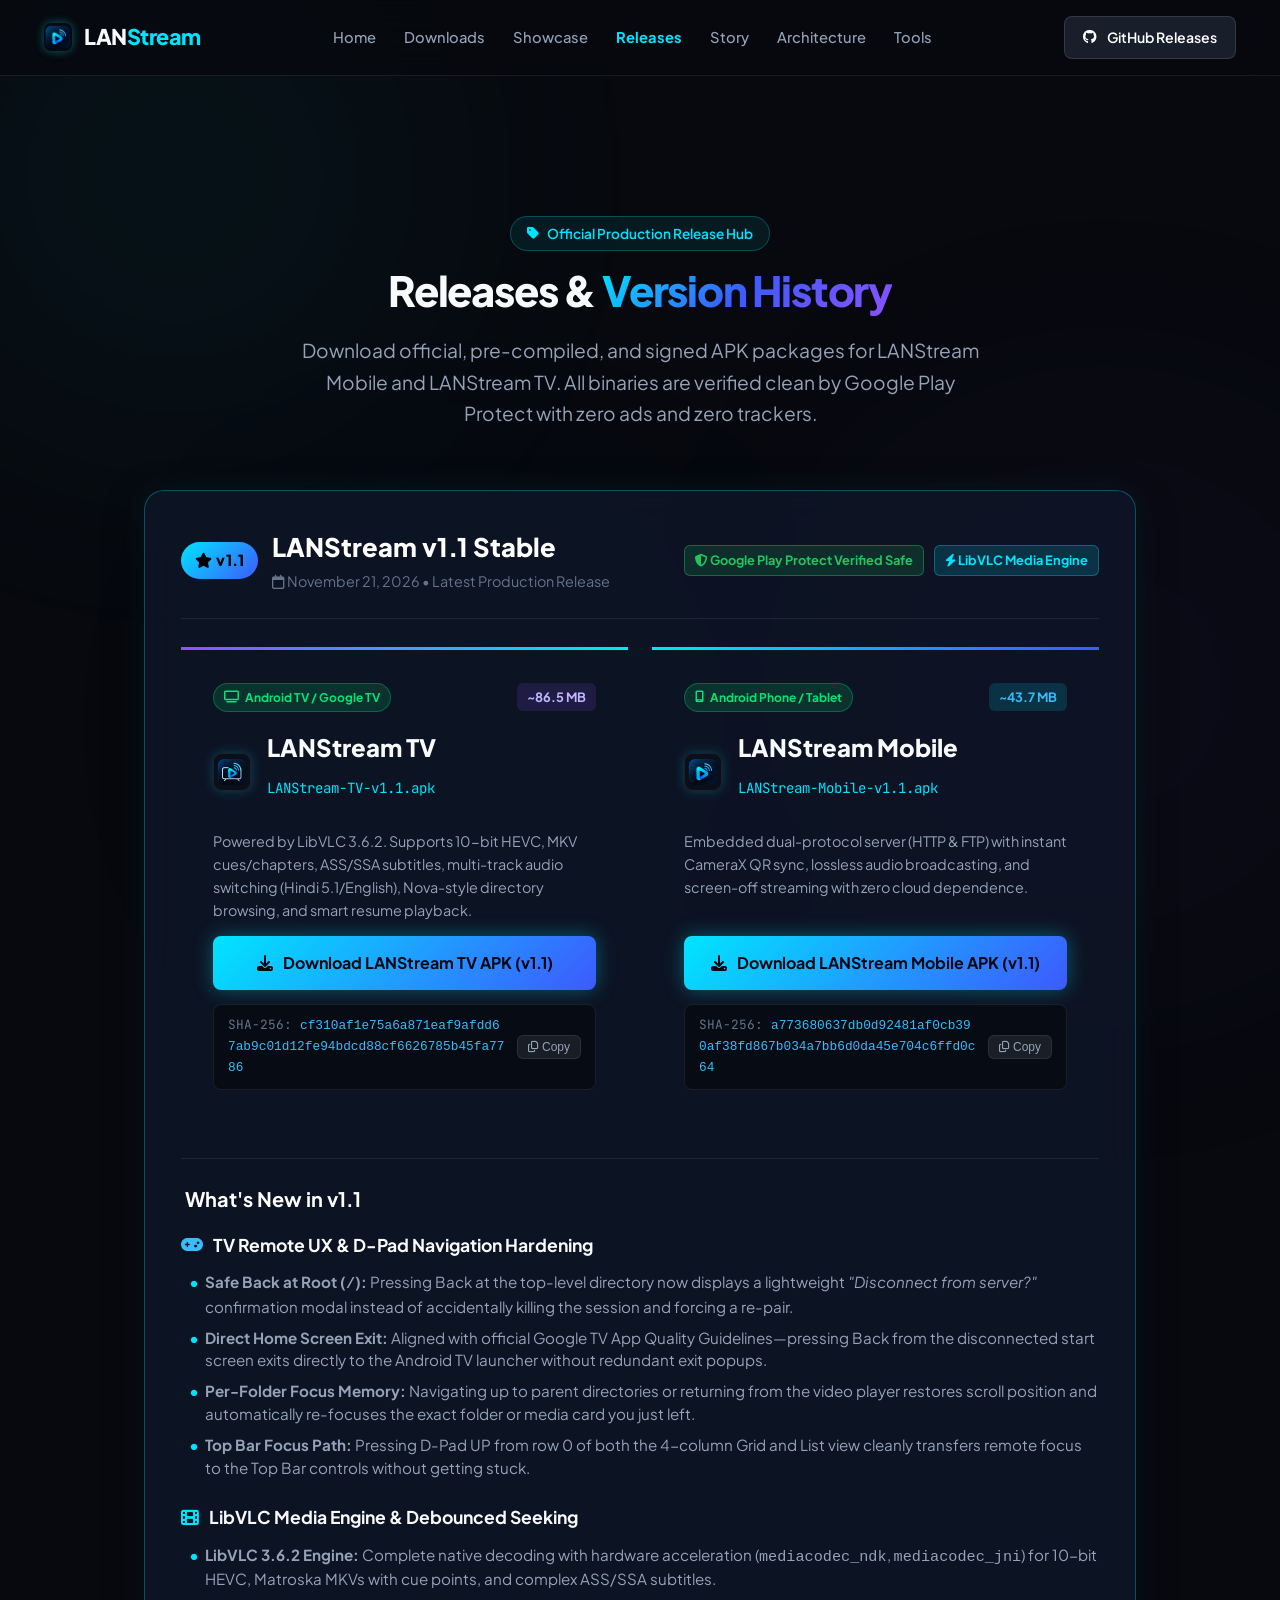
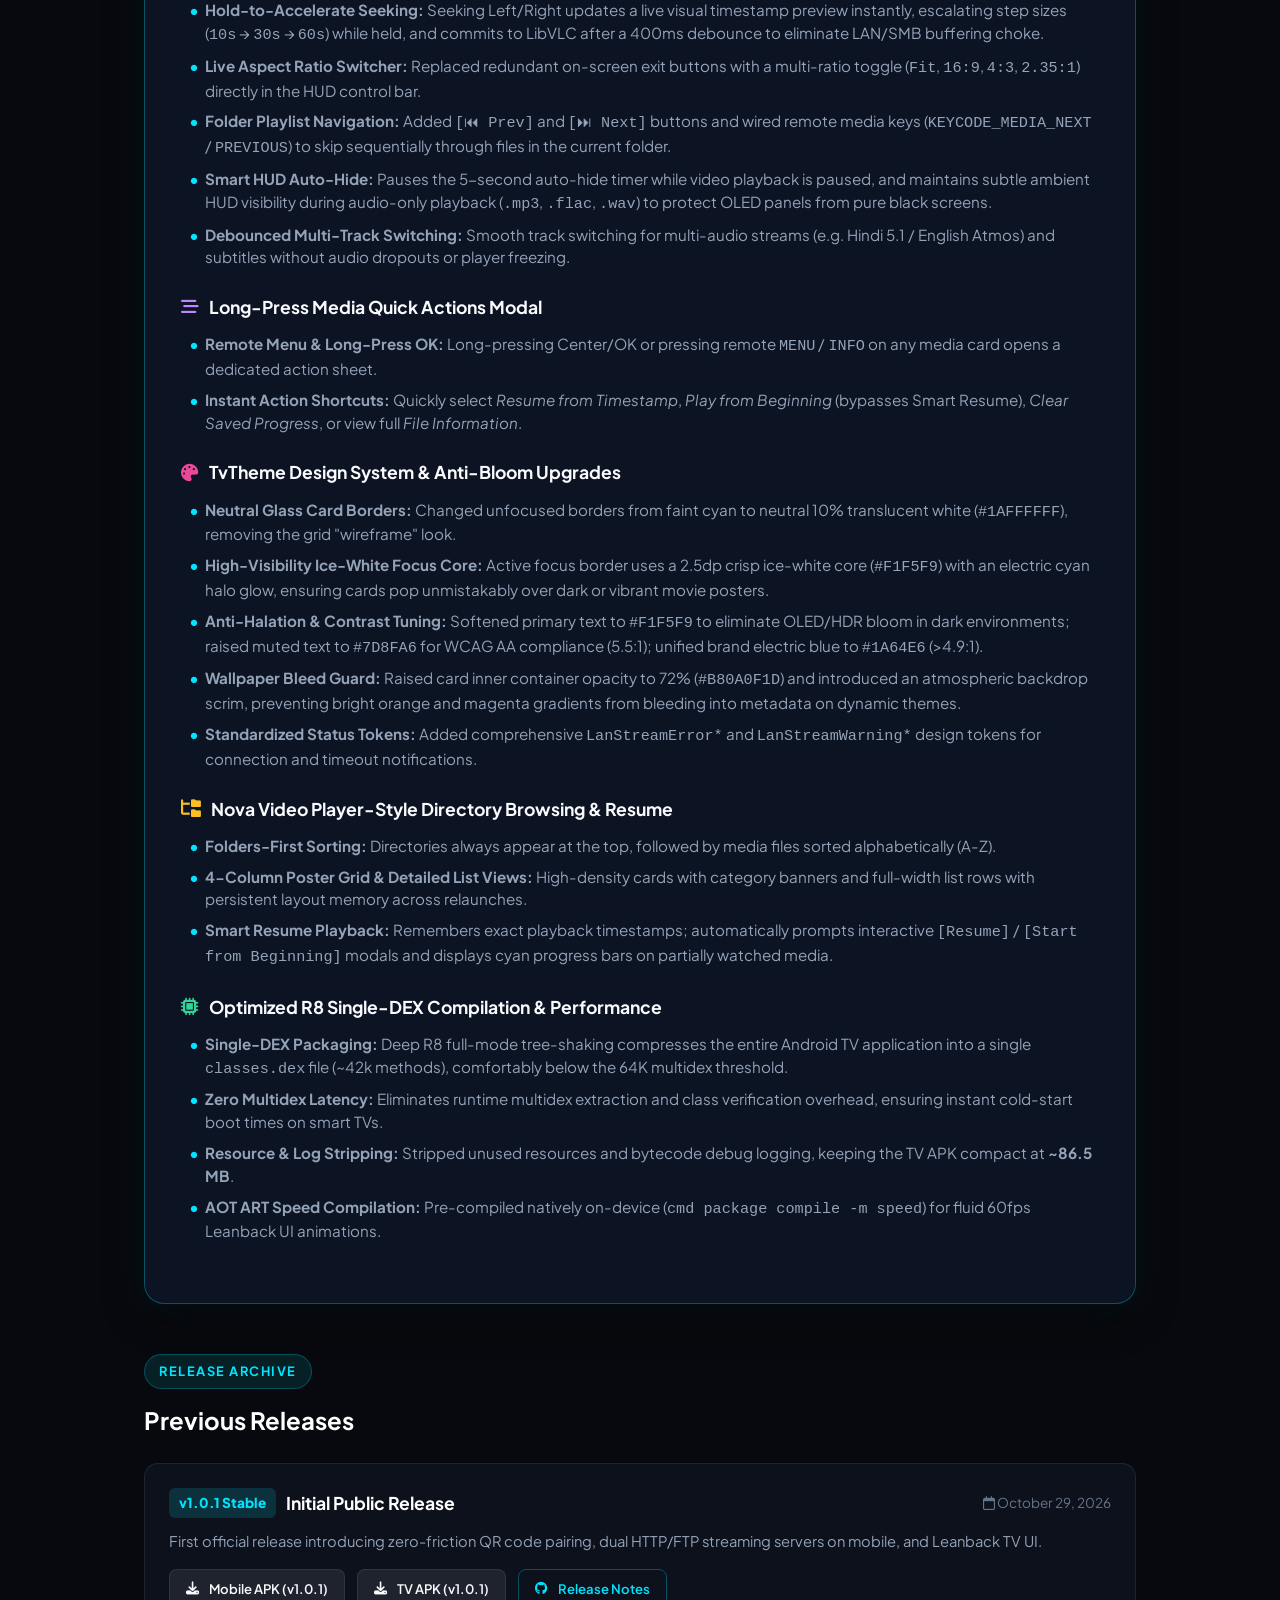
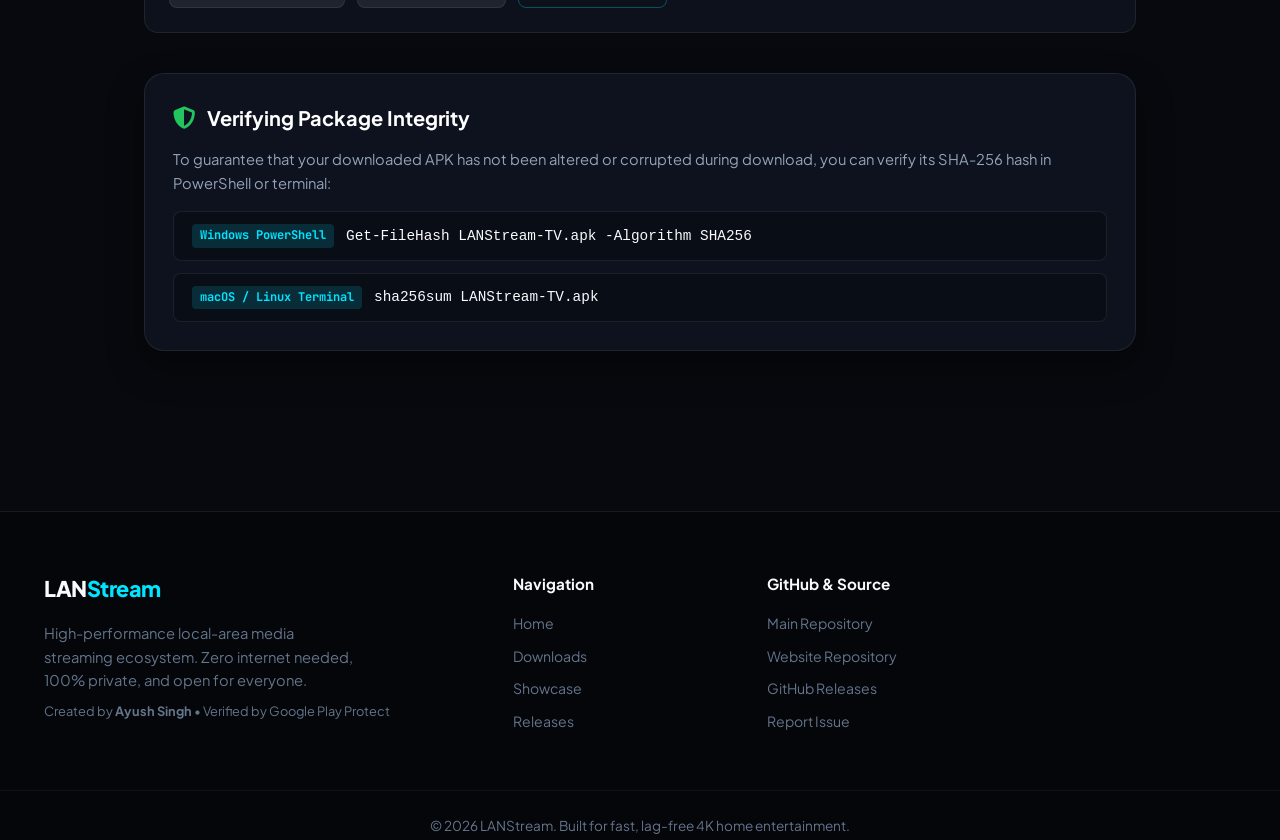
<file: releases.html>
<!DOCTYPE html>
<html lang="en">
<head>
    <meta charset="UTF-8">
    <meta name="viewport" content="width=device-width, initial-scale=1.0">
    <title>Releases &amp; Changelog — LANStream Mobile &amp; TV</title>
    <meta name="description" content="Download official signed APK releases of LANStream Mobile and LANStream TV. View release notes, changelogs, SHA-256 checksums, and sideloading instructions.">
    <meta http-equiv="Cache-Control" content="no-cache, no-store, must-revalidate">
    <meta http-equiv="Pragma" content="no-cache">
    <meta http-equiv="Expires" content="0">
    
    <!-- Google Fonts -->
    <link rel="preconnect" href="https://fonts.googleapis.com">
    <link rel="preconnect" href="https://fonts.gstatic.com" crossorigin>
    <link href="https://fonts.googleapis.com/css2?family=Plus+Jakarta+Sans:wght@300;400;500;600;700;800&family=JetBrains+Mono:wght@400;500;700&display=swap" rel="stylesheet">
    
    <!-- FontAwesome Icons -->
    <link rel="stylesheet" href="https://cdnjs.cloudflare.com/ajax/libs/font-awesome/6.5.1/css/all.min.css">
    
    <!-- Favicon -->
    <link rel="icon" type="image/png" href="assets/mobile_logo.png">
    
    <link rel="stylesheet" href="styles.css?v=1.1.0">
    <style>
        .release-hero {
            padding: 140px 0 60px;
            text-align: center;
        }
        .release-card-featured {
            background: rgba(15, 23, 42, 0.75);
            border: 1px solid rgba(0, 229, 255, 0.3);
            border-radius: var(--radius-lg);
            padding: 36px;
            margin-bottom: 48px;
            position: relative;
            box-shadow: 0 12px 40px rgba(0, 0, 0, 0.4), 0 0 30px rgba(0, 229, 255, 0.08);
        }
        .release-header-row {
            display: flex;
            align-items: center;
            justify-content: space-between;
            flex-wrap: wrap;
            gap: 16px;
            padding-bottom: 24px;
            border-bottom: 1px solid var(--border-color);
            margin-bottom: 28px;
        }
        .release-title-group {
            display: flex;
            align-items: center;
            gap: 14px;
        }
        .release-version-pill {
            background: linear-gradient(135deg, #00e5ff, #3d5afe);
            color: #000;
            font-weight: 800;
            padding: 6px 14px;
            border-radius: var(--radius-full);
            font-size: 0.95rem;
            letter-spacing: 0.5px;
        }
        .release-date {
            color: var(--text-muted);
            font-size: 0.9rem;
        }
        .changelog-section {
            margin-top: 32px;
            padding-top: 24px;
            border-top: 1px solid var(--border-color);
        }
        .changelog-category {
            margin-bottom: 24px;
        }
        .changelog-category h4 {
            color: var(--text-primary);
            font-size: 1.1rem;
            display: flex;
            align-items: center;
            gap: 10px;
            margin-bottom: 12px;
        }
        .changelog-list {
            list-style: none;
            padding-left: 0;
        }
        .changelog-list li {
            position: relative;
            padding-left: 24px;
            margin-bottom: 8px;
            color: var(--text-secondary);
            font-size: 0.95rem;
            line-height: 1.5;
        }
        .changelog-list li::before {
            content: "•";
            position: absolute;
            left: 8px;
            color: var(--cyan-accent);
            font-weight: bold;
        }
        .checksum-bar {
            background: rgba(0, 0, 0, 0.4);
            border: 1px solid var(--border-color);
            border-radius: var(--radius-sm);
            padding: 10px 14px;
            display: flex;
            align-items: center;
            justify-content: space-between;
            gap: 12px;
            font-family: var(--font-mono);
            font-size: 0.8rem;
            color: var(--text-muted);
            margin-top: 14px;
            overflow-x: auto;
        }
        .checksum-code {
            color: #38bdf8;
            word-break: break-all;
        }
        .btn-copy-hash {
            background: rgba(255, 255, 255, 0.08);
            border: 1px solid var(--border-color);
            color: var(--text-secondary);
            padding: 4px 10px;
            border-radius: 6px;
            font-size: 0.75rem;
            cursor: pointer;
            transition: var(--transition-fast);
            white-space: nowrap;
        }
        .btn-copy-hash:hover {
            background: var(--cyan-accent);
            color: #000;
        }
        .prev-release-item {
            background: rgba(18, 24, 38, 0.6);
            border: 1px solid var(--border-color);
            border-radius: var(--radius-md);
            padding: 24px;
            margin-bottom: 20px;
            transition: var(--transition-fast);
        }
        .prev-release-item:hover {
            border-color: rgba(255, 255, 255, 0.2);
            background: rgba(24, 32, 50, 0.7);
        }
    </style>
</head>
<body>

    <!-- Ambient Glowing Orbs -->
    <div class="glow-orb orb-1"></div>
    <div class="glow-orb orb-2"></div>
    <div class="glow-orb orb-3"></div>

    <!-- Navigation Bar -->
    <nav class="navbar" id="navbar">
        <div class="nav-container">
            <a href="index.html" class="brand-logo">
                <img src="assets/mobile_logo.png" alt="LANStream Logo" class="brand-logo-img">
                <div class="logo-text">LAN<span>Stream</span></div>
            </a>
            
            <ul class="nav-links" id="navLinks">
                <li><a href="index.html">Home</a></li>
                <li><a href="index.html#downloads">Downloads</a></li>
                <li><a href="index.html#showcase">Showcase</a></li>
                <li><a href="releases.html" style="color: var(--cyan-accent); font-weight: 700;">Releases</a></li>
                <li><a href="index.html#story">Story</a></li>
                <li><a href="index.html#architecture">Architecture</a></li>
                <li><a href="index.html#tools">Tools</a></li>
            </ul>

            <div class="nav-actions">
                <a href="https://github.com/ayush2live/LANStream-Website/releases" class="btn btn-github" target="_blank">
                    <i class="fa-brands fa-github"></i>
                    <span>GitHub Releases</span>
                </a>
            </div>
        </div>
    </nav>

    <!-- Release Hero -->
    <header class="release-hero">
        <div class="container">
            <div class="hero-badge" style="display: inline-flex; align-items: center; gap: 8px; padding: 6px 16px; margin-bottom: 16px;">
                <i class="fa-solid fa-tag" style="color: var(--cyan-accent);"></i>
                <span style="font-weight: 600; font-size: 0.85rem;">Official Production Release Hub</span>
            </div>
            <h1 class="hero-title" style="font-size: 2.6rem;">
                Releases &amp; <span class="gradient-text">Version History</span>
            </h1>
            <p class="hero-subtitle" style="max-width: 680px; margin: 12px auto 0;">
                Download official, pre-compiled, and signed APK packages for LANStream Mobile and LANStream TV. All binaries are verified clean by Google Play Protect with zero ads and zero trackers.
            </p>
        </div>
    </header>

    <!-- Main Content Container -->
    <main class="container" style="max-width: 1040px; padding-bottom: 100px;">

        <!-- FEATURED LATEST RELEASE: v1.1 -->
        <article class="release-card-featured glass-panel">
            <div class="release-header-row">
                <div class="release-title-group">
                    <span class="release-version-pill"><i class="fa-solid fa-star"></i> v1.1</span>
                    <div>
                        <h2 style="font-size: 1.6rem; font-weight: 800; color: #fff;">LANStream v1.1 Stable</h2>
                        <span class="release-date"><i class="fa-regular fa-calendar"></i> November 21, 2026 • Latest Production Release</span>
                    </div>
                </div>
                <div style="display: flex; gap: 10px; align-items: center; flex-wrap: wrap;">
                    <span class="badge" style="background: rgba(34, 197, 94, 0.15); color: #22c55e; border: 1px solid rgba(34, 197, 94, 0.4);">
                        <i class="fa-solid fa-shield-halved"></i> Google Play Protect Verified Safe
                    </span>
                    <span class="badge" style="background: rgba(0, 229, 255, 0.15); color: #00e5ff; border: 1px solid rgba(0, 229, 255, 0.3);">
                        <i class="fa-solid fa-bolt"></i> LibVLC Media Engine
                    </span>
                </div>
            </div>

            <!-- APK Downloads Grid for v1.1 -->
            <div class="grid grid-2" style="margin-bottom: 28px;">
                <!-- TV APK Card -->
                <div class="download-card tv-card" style="margin-bottom: 0;">
                    <div class="download-badge-row">
                        <span class="release-tag"><i class="fa-solid fa-tv"></i> Android TV / Google TV</span>
                        <span class="badge" style="background: rgba(140, 82, 255, 0.15); color: #c4b5fd;">~86.5 MB</span>
                    </div>
                    <div class="download-card-title-row">
                        <img src="assets/tv_logo.png" alt="LANStream TV Logo" class="app-card-logo">
                        <div>
                            <h3>LANStream TV</h3>
                            <span class="file-name">LANStream-TV-v1.1.apk</span>
                        </div>
                    </div>
                    <p style="font-size: 0.9rem; margin-bottom: 14px;">
                        Powered by LibVLC 3.6.2. Supports 10-bit HEVC, MKV cues/chapters, ASS/SSA subtitles, multi-track audio switching (Hindi 5.1/English), Nova-style directory browsing, and smart resume playback.
                    </p>
                    <a href="https://github.com/ayush2live/LANStream-Website/releases/download/v1.1/LANStream-TV-v1.1.apk" class="btn-download-apk" target="_blank">
                        <i class="fa-solid fa-download"></i> Download LANStream TV APK (v1.1)
                    </a>
                    <div class="checksum-bar">
                        <span>SHA-256: <code class="checksum-code" id="tvSha">cf310af1e75a6a871eaf9afdd67ab9c01d12fe94bdcd88cf6626785b45fa7786</code></span>
                        <button class="btn-copy-hash" onclick="copyHash('tvSha', this)"><i class="fa-regular fa-copy"></i> Copy</button>
                    </div>
                </div>

                <!-- Mobile APK Card -->
                <div class="download-card" style="margin-bottom: 0;">
                    <div class="download-badge-row">
                        <span class="release-tag"><i class="fa-solid fa-mobile-screen"></i> Android Phone / Tablet</span>
                        <span class="badge" style="background: rgba(0, 229, 255, 0.15); color: #38bdf8;">~43.7 MB</span>
                    </div>
                    <div class="download-card-title-row">
                        <img src="assets/mobile_logo.png" alt="LANStream Mobile Logo" class="app-card-logo">
                        <div>
                            <h3>LANStream Mobile</h3>
                            <span class="file-name">LANStream-Mobile-v1.1.apk</span>
                        </div>
                    </div>
                    <p style="font-size: 0.9rem; margin-bottom: 14px;">
                        Embedded dual-protocol server (HTTP &amp; FTP) with instant CameraX QR sync, lossless audio broadcasting, and screen-off streaming with zero cloud dependence.
                    </p>
                    <a href="https://github.com/ayush2live/LANStream-Website/releases/download/v1.1/LANStream-Mobile-v1.1.apk" class="btn-download-apk" target="_blank">
                        <i class="fa-solid fa-download"></i> Download LANStream Mobile APK (v1.1)
                    </a>
                    <div class="checksum-bar">
                        <span>SHA-256: <code class="checksum-code" id="mobileSha">a773680637db0d92481af0cb390af38fd867b034a7bb6d0da45e704c6ffd0c64</code></span>
                        <button class="btn-copy-hash" onclick="copyHash('mobileSha', this)"><i class="fa-regular fa-copy"></i> Copy</button>
                    </div>
                </div>
            </div>

            <!-- v1.1 Changelog Highlights -->
            <div class="changelog-section">
                <h3 style="font-size: 1.25rem; font-weight: 700; color: #fff; margin-bottom: 16px;">
                    <i class="fa-solid fa-sparkles" style="color: #fbbf24;"></i> What's New in v1.1
                </h3>

                <!-- Category 1: Navigation & D-Pad Logic -->
                <div class="changelog-category">
                    <h4><i class="fa-solid fa-gamepad" style="color: #38bdf8;"></i> TV Remote UX &amp; D-Pad Navigation Hardening</h4>
                    <ul class="changelog-list">
                        <li><strong>Safe Back at Root (<code>/</code>):</strong> Pressing Back at the top-level directory now displays a lightweight <em>"Disconnect from server?"</em> confirmation modal instead of accidentally killing the session and forcing a re-pair.</li>
                        <li><strong>Direct Home Screen Exit:</strong> Aligned with official Google TV App Quality Guidelines—pressing Back from the disconnected start screen exits directly to the Android TV launcher without redundant exit popups.</li>
                        <li><strong>Per-Folder Focus Memory:</strong> Navigating up to parent directories or returning from the video player restores scroll position and automatically re-focuses the exact folder or media card you just left.</li>
                        <li><strong>Top Bar Focus Path:</strong> Pressing D-Pad UP from row 0 of both the 4-column Grid and List view cleanly transfers remote focus to the Top Bar controls without getting stuck.</li>
                    </ul>
                </div>

                <!-- Category 2: Playback Engine & Seeking -->
                <div class="changelog-category">
                    <h4><i class="fa-solid fa-film" style="color: #00e5ff;"></i> LibVLC Media Engine &amp; Debounced Seeking</h4>
                    <ul class="changelog-list">
                        <li><strong>LibVLC 3.6.2 Engine:</strong> Complete native decoding with hardware acceleration (<code>mediacodec_ndk</code>, <code>mediacodec_jni</code>) for 10-bit HEVC, Matroska MKVs with cue points, and complex ASS/SSA subtitles.</li>
                        <li><strong>Hold-to-Accelerate Seeking:</strong> Seeking Left/Right updates a live visual timestamp preview instantly, escalating step sizes (<code>10s</code> &rarr; <code>30s</code> &rarr; <code>60s</code>) while held, and commits to LibVLC after a 400ms debounce to eliminate LAN/SMB buffering choke.</li>
                        <li><strong>Live Aspect Ratio Switcher:</strong> Replaced redundant on-screen exit buttons with a multi-ratio toggle (<code>Fit</code>, <code>16:9</code>, <code>4:3</code>, <code>2.35:1</code>) directly in the HUD control bar.</li>
                        <li><strong>Folder Playlist Navigation:</strong> Added <code>[⏮ Prev]</code> and <code>[⏭ Next]</code> buttons and wired remote media keys (<code>KEYCODE_MEDIA_NEXT</code> / <code>PREVIOUS</code>) to skip sequentially through files in the current folder.</li>
                        <li><strong>Smart HUD Auto-Hide:</strong> Pauses the 5-second auto-hide timer while video playback is paused, and maintains subtle ambient HUD visibility during audio-only playback (<code>.mp3</code>, <code>.flac</code>, <code>.wav</code>) to protect OLED panels from pure black screens.</li>
                        <li><strong>Debounced Multi-Track Switching:</strong> Smooth track switching for multi-audio streams (e.g. Hindi 5.1 / English Atmos) and subtitles without audio dropouts or player freezing.</li>
                    </ul>
                </div>

                <!-- Category 3: Media Quick Actions -->
                <div class="changelog-category">
                    <h4><i class="fa-solid fa-bars-staggered" style="color: #c084fc;"></i> Long-Press Media Quick Actions Modal</h4>
                    <ul class="changelog-list">
                        <li><strong>Remote Menu &amp; Long-Press OK:</strong> Long-pressing Center/OK or pressing remote <code>MENU</code> / <code>INFO</code> on any media card opens a dedicated action sheet.</li>
                        <li><strong>Instant Action Shortcuts:</strong> Quickly select <em>Resume from Timestamp</em>, <em>Play from Beginning</em> (bypasses Smart Resume), <em>Clear Saved Progress</em>, or view full <em>File Information</em>.</li>
                    </ul>
                </div>

                <!-- Category 4: Design System -->
                <div class="changelog-category">
                    <h4><i class="fa-solid fa-palette" style="color: #ec4899;"></i> TvTheme Design System &amp; Anti-Bloom Upgrades</h4>
                    <ul class="changelog-list">
                        <li><strong>Neutral Glass Card Borders:</strong> Changed unfocused borders from faint cyan to neutral 10% translucent white (<code>#1AFFFFFF</code>), removing the grid "wireframe" look.</li>
                        <li><strong>High-Visibility Ice-White Focus Core:</strong> Active focus border uses a 2.5dp crisp ice-white core (<code>#F1F5F9</code>) with an electric cyan halo glow, ensuring cards pop unmistakably over dark or vibrant movie posters.</li>
                        <li><strong>Anti-Halation &amp; Contrast Tuning:</strong> Softened primary text to <code>#F1F5F9</code> to eliminate OLED/HDR bloom in dark environments; raised muted text to <code>#7D8FA6</code> for WCAG AA compliance (5.5:1); unified brand electric blue to <code>#1A64E6</code> (&gt;4.9:1).</li>
                        <li><strong>Wallpaper Bleed Guard:</strong> Raised card inner container opacity to 72% (<code>#B80A0F1D</code>) and introduced an atmospheric backdrop scrim, preventing bright orange and magenta gradients from bleeding into metadata on dynamic themes.</li>
                        <li><strong>Standardized Status Tokens:</strong> Added comprehensive <code>LanStreamError*</code> and <code>LanStreamWarning*</code> design tokens for connection and timeout notifications.</li>
                    </ul>
                </div>

                <!-- Category 5: Nova Browsing & Resume -->
                <div class="changelog-category">
                    <h4><i class="fa-solid fa-folder-tree" style="color: #fbbf24;"></i> Nova Video Player-Style Directory Browsing &amp; Resume</h4>
                    <ul class="changelog-list">
                        <li><strong>Folders-First Sorting:</strong> Directories always appear at the top, followed by media files sorted alphabetically (A-Z).</li>
                        <li><strong>4-Column Poster Grid &amp; Detailed List Views:</strong> High-density cards with category banners and full-width list rows with persistent layout memory across relaunches.</li>
                        <li><strong>Smart Resume Playback:</strong> Remembers exact playback timestamps; automatically prompts interactive <code>[Resume]</code> / <code>[Start from Beginning]</code> modals and displays cyan progress bars on partially watched media.</li>
                    </ul>
                </div>

                <!-- Category 6: R8 Performance -->
                <div class="changelog-category">
                    <h4><i class="fa-solid fa-microchip" style="color: #34d399;"></i> Optimized R8 Single-DEX Compilation &amp; Performance</h4>
                    <ul class="changelog-list">
                        <li><strong>Single-DEX Packaging:</strong> Deep R8 full-mode tree-shaking compresses the entire Android TV application into a single <code>classes.dex</code> file (~42k methods), comfortably below the 64K multidex threshold.</li>
                        <li><strong>Zero Multidex Latency:</strong> Eliminates runtime multidex extraction and class verification overhead, ensuring instant cold-start boot times on smart TVs.</li>
                        <li><strong>Resource &amp; Log Stripping:</strong> Stripped unused resources and bytecode debug logging, keeping the TV APK compact at <strong>~86.5 MB</strong>.</li>
                        <li><strong>AOT ART Speed Compilation:</strong> Pre-compiled natively on-device (<code>cmd package compile -m speed</code>) for fluid 60fps Leanback UI animations.</li>
                    </ul>
                </div>
            </div>
        </article>

        <!-- PREVIOUS RELEASES ARCHIVE -->
        <section style="margin-top: 50px;">
            <div style="margin-bottom: 24px;">
                <span class="section-tag">Release Archive</span>
                <h3 style="font-size: 1.5rem; font-weight: 700; color: #fff;">Previous Releases</h3>
            </div>

            <!-- v1.0.1 Stable -->
            <div class="prev-release-item">
                <div style="display: flex; justify-content: space-between; align-items: center; flex-wrap: wrap; gap: 12px; margin-bottom: 12px;">
                    <div style="display: flex; align-items: center; gap: 10px;">
                        <span class="badge blue" style="font-weight: 800; font-size: 0.85rem;">v1.0.1 Stable</span>
                        <strong style="color: #fff; font-size: 1.1rem;">Initial Public Release</strong>
                    </div>
                    <span style="color: var(--text-muted); font-size: 0.85rem;"><i class="fa-regular fa-calendar"></i> October 29, 2026</span>
                </div>
                <p style="color: var(--text-secondary); font-size: 0.92rem; margin-bottom: 16px;">
                    First official release introducing zero-friction QR code pairing, dual HTTP/FTP streaming servers on mobile, and Leanback TV UI.
                </p>
                <div style="display: flex; gap: 12px; flex-wrap: wrap;">
                    <a href="https://github.com/ayush2live/LANStream-Website/releases/download/v1.0.1/LANStream-Mobile.apk" class="btn btn-secondary" style="font-size: 0.82rem; padding: 8px 16px;" target="_blank">
                        <i class="fa-solid fa-download"></i> Mobile APK (v1.0.1)
                    </a>
                    <a href="https://github.com/ayush2live/LANStream-Website/releases/download/v1.0.1/LANStream-TV.apk" class="btn btn-secondary" style="font-size: 0.82rem; padding: 8px 16px;" target="_blank">
                        <i class="fa-solid fa-download"></i> TV APK (v1.0.1)
                    </a>
                    <a href="https://github.com/ayush2live/LANStream-Website/releases/tag/v1.0.1" class="btn btn-outline" style="font-size: 0.82rem; padding: 8px 16px;" target="_blank">
                        <i class="fa-brands fa-github"></i> Release Notes
                    </a>
                </div>
            </div>
        </section>

        <!-- SECURITY & INTEGRITY INSTRUCTIONS -->
        <section class="glass-panel" style="margin-top: 40px; padding: 28px; border-radius: var(--radius-lg);">
            <div style="display: flex; align-items: center; gap: 12px; margin-bottom: 14px;">
                <i class="fa-solid fa-shield-halved" style="color: #22c55e; font-size: 1.4rem;"></i>
                <h3 style="font-size: 1.25rem; font-weight: 700; color: #fff;">Verifying Package Integrity</h3>
            </div>
            <p style="color: var(--text-secondary); font-size: 0.92rem; margin-bottom: 16px;">
                To guarantee that your downloaded APK has not been altered or corrupted during download, you can verify its SHA-256 hash in PowerShell or terminal:
            </p>
            <div class="code-box" style="margin-bottom: 12px;">
                <span class="code-tag">Windows PowerShell</span>
                <code>Get-FileHash LANStream-TV.apk -Algorithm SHA256</code>
            </div>
            <div class="code-box">
                <span class="code-tag">macOS / Linux Terminal</span>
                <code>sha256sum LANStream-TV.apk</code>
            </div>
        </section>

    </main>

    <!-- Footer -->
    <footer class="footer">
        <div class="container footer-content">
            <div class="footer-brand">
                <div class="logo-text">LAN<span>Stream</span></div>
                <p>High-performance local-area media streaming ecosystem. Zero internet needed, 100% private, and open for everyone.</p>
                <span style="font-size: 0.8rem; color: var(--text-muted); display: block; margin-top: 8px;">
                    Created by <strong>Ayush Singh</strong> • Verified by Google Play Protect
                </span>
            </div>

            <div class="footer-links">
                <h4>Navigation</h4>
                <a href="index.html">Home</a>
                <a href="index.html#downloads">Downloads</a>
                <a href="index.html#showcase">Showcase</a>
                <a href="releases.html">Releases</a>
            </div>

            <div class="footer-links">
                <h4>GitHub &amp; Source</h4>
                <a href="https://github.com/ayush2live/LANStream" target="_blank">Main Repository</a>
                <a href="https://github.com/ayush2live/LANStream-Website" target="_blank">Website Repository</a>
                <a href="https://github.com/ayush2live/LANStream-Website/releases" target="_blank">GitHub Releases</a>
                <a href="https://github.com/ayush2live/LANStream-Website/issues" target="_blank">Report Issue</a>
            </div>
        </div>
        <div class="footer-bottom text-center">
            <p>&copy; 2026 LANStream. Built for fast, lag-free 4K home entertainment.</p>
        </div>
    </footer>

    <!-- Interactive Script for Copy Buttons -->
    <script>
        function copyHash(elementId, btn) {
            const code = document.getElementById(elementId).innerText;
            navigator.clipboard.writeText(code).then(() => {
                const originalText = btn.innerHTML;
                btn.innerHTML = '<i class="fa-solid fa-check" style="color: #22c55e;"></i> Copied!';
                setTimeout(() => {
                    btn.innerHTML = originalText;
                }, 2000);
            });
        }
    </script>
</body>
</html>
</file>
<file: styles.css>
/* ==========================================================================
   LANStream (STREAMER) — Modern Dark Cyberpunk & Glassmorphic Stylesheet
   ========================================================================== */

:root {
    --bg-dark: #07090e;
    --bg-card: rgba(18, 24, 38, 0.7);
    --bg-card-hover: rgba(28, 38, 58, 0.85);
    --bg-glass: rgba(15, 23, 42, 0.65);
    
    --border-color: rgba(255, 255, 255, 0.08);
    --border-glow: rgba(0, 229, 255, 0.3);
    
    --text-primary: #f8fafc;
    --text-secondary: #94a3b8;
    --text-muted: #64748b;
    
    --cyan-accent: #00e5ff;
    --cyan-glow: rgba(0, 229, 255, 0.4);
    --blue-accent: #3d5afe;
    --purple-accent: #8c52ff;
    --green-accent: #00e676;
    --amber-accent: #ffab00;
    --red-accent: #ff5252;
    
    --font-sans: 'Plus Jakarta Sans', -apple-system, BlinkMacSystemFont, "Segoe UI", Roboto, sans-serif;
    --font-mono: 'JetBrains Mono', monospace;
    
    --radius-sm: 8px;
    --radius-md: 14px;
    --radius-lg: 20px;
    --radius-full: 9999px;
    
    --transition-fast: 0.2s ease;
    --transition-normal: 0.3s cubic-bezier(0.16, 1, 0.3, 1);
}

/* Base Reset */
*, *::before, *::after {
    margin: 0;
    padding: 0;
    box-sizing: border-box;
}

html {
    scroll-behavior: smooth;
    font-size: 16px;
    scroll-padding-top: 80px;
}

body {
    background-color: var(--bg-dark);
    color: var(--text-primary);
    font-family: var(--font-sans);
    line-height: 1.6;
    overflow-x: hidden;
    position: relative;
    min-height: 100vh;
}

/* Ambient Glowing Background Orbs */
.glow-orb {
    position: fixed;
    border-radius: 50%;
    filter: blur(140px);
    pointer-events: none;
    z-index: 0;
    opacity: 0.45;
}

.orb-1 {
    width: 650px;
    height: 650px;
    background: radial-gradient(circle, rgba(0, 229, 255, 0.25) 0%, transparent 70%);
    top: -150px;
    left: -150px;
}

.orb-2 {
    width: 750px;
    height: 750px;
    background: radial-gradient(circle, rgba(140, 82, 255, 0.2) 0%, transparent 70%);
    top: 35%;
    right: -200px;
}

.orb-3 {
    width: 550px;
    height: 550px;
    background: radial-gradient(circle, rgba(61, 90, 254, 0.2) 0%, transparent 70%);
    bottom: -100px;
    left: 15%;
}

/* Container & Grid Utilities */
.container {
    width: 100%;
    max-width: 1240px;
    margin: 0 auto;
    padding: 0 24px;
    position: relative;
    z-index: 1;
}

.grid {
    display: grid;
    gap: 24px;
}

.grid-2 {
    grid-template-columns: repeat(2, 1fr);
}

.grid-3 {
    grid-template-columns: repeat(3, 1fr);
}

@media (max-width: 992px) {
    .grid-3 { grid-template-columns: repeat(2, 1fr); }
    .grid-2 { grid-template-columns: 1fr; }
}

@media (max-width: 640px) {
    .grid-3 { grid-template-columns: 1fr; }
}

/* Glassmorphism Panel */
.glass-panel {
    background: var(--bg-card);
    backdrop-filter: blur(16px);
    -webkit-backdrop-filter: blur(16px);
    border: 1px solid var(--border-color);
    border-radius: var(--radius-md);
    box-shadow: 0 16px 36px rgba(0, 0, 0, 0.4);
    transition: var(--transition-normal);
}

.glass-panel:hover {
    border-color: rgba(255, 255, 255, 0.16);
    box-shadow: 0 20px 48px rgba(0, 0, 0, 0.5);
}

/* Typography Helpers */
.text-center { text-align: center; }

.gradient-text {
    background: linear-gradient(135deg, #00e5ff 0%, #3d5afe 50%, #8c52ff 100%);
    -webkit-background-clip: text;
    -webkit-text-fill-color: transparent;
}

.section-tag {
    display: inline-block;
    padding: 6px 14px;
    font-size: 0.8rem;
    font-weight: 700;
    text-transform: uppercase;
    letter-spacing: 1.5px;
    color: var(--cyan-accent);
    background: rgba(0, 229, 255, 0.1);
    border: 1px solid rgba(0, 229, 255, 0.25);
    border-radius: var(--radius-full);
    margin-bottom: 12px;
}

.section {
    padding: 90px 0;
    position: relative;
    z-index: 1;
}

.section-header {
    margin-bottom: 50px;
}

.section-header h2 {
    font-size: 2.4rem;
    font-weight: 800;
    letter-spacing: -0.5px;
    margin-bottom: 12px;
}

.section-header p {
    font-size: 1.1rem;
    color: var(--text-secondary);
    max-width: 680px;
    margin: 0 auto;
}

/* Buttons */
.btn {
    display: inline-flex;
    align-items: center;
    justify-content: center;
    gap: 10px;
    padding: 12px 24px;
    font-size: 0.95rem;
    font-weight: 600;
    border-radius: var(--radius-sm);
    text-decoration: none;
    cursor: pointer;
    transition: var(--transition-fast);
    border: none;
}

.btn-primary {
    background: linear-gradient(135deg, var(--cyan-accent), var(--blue-accent));
    color: #030712;
    font-weight: 700;
    box-shadow: 0 0 24px rgba(0, 229, 255, 0.35);
}

.btn-primary:hover {
    transform: translateY(-2px);
    box-shadow: 0 0 32px rgba(0, 229, 255, 0.55);
}

.btn-secondary {
    background: rgba(255, 255, 255, 0.08);
    color: var(--text-primary);
    border: 1px solid var(--border-color);
}

.btn-secondary:hover {
    background: rgba(255, 255, 255, 0.14);
    border-color: rgba(255, 255, 255, 0.2);
}

.btn-outline {
    background: transparent;
    color: var(--cyan-accent);
    border: 1px solid rgba(0, 229, 255, 0.3);
}

.btn-outline:hover {
    background: rgba(0, 229, 255, 0.1);
    border-color: var(--cyan-accent);
}

.btn-github {
    background: #181f2a;
    color: #fff;
    border: 1px solid rgba(255, 255, 255, 0.12);
    padding: 9px 18px;
    font-size: 0.88rem;
}

.btn-github:hover {
    background: #232d3d;
    border-color: var(--cyan-accent);
}

/* Navigation Bar */
.navbar {
    position: sticky;
    top: 0;
    left: 0;
    width: 100%;
    z-index: 1000;
    background: rgba(7, 9, 14, 0.75);
    backdrop-filter: blur(20px);
    -webkit-backdrop-filter: blur(20px);
    border-bottom: 1px solid var(--border-color);
    transition: var(--transition-normal);
}

.nav-container {
    max-width: 1240px;
    margin: 0 auto;
    padding: 16px 24px;
    display: flex;
    align-items: center;
    justify-content: space-between;
}

.brand-logo {
    display: flex;
    align-items: center;
    gap: 12px;
    text-decoration: none;
    color: var(--text-primary);
}

.brand-logo-img {
    width: 28px;
    height: 28px;
    border-radius: 7px;
    object-fit: contain;
    box-shadow: 0 0 10px var(--cyan-glow);
}

.app-card-logo {
    width: 38px;
    height: 38px;
    border-radius: 9px;
    object-fit: contain;
    box-shadow: 0 0 12px rgba(0, 229, 255, 0.25);
    background: rgba(10, 15, 26, 0.8);
    border: 1px solid var(--border-color);
    padding: 2px;
}

.download-card-title-row {
    display: flex;
    align-items: center;
    gap: 16px;
    margin-bottom: 14px;
}

.download-card-title-row h3 {
    margin-bottom: 2px;
}


.logo-icon {
    width: 38px;
    height: 38px;
    background: linear-gradient(135deg, var(--cyan-accent), var(--blue-accent));
    border-radius: 10px;
    display: flex;
    align-items: center;
    justify-content: center;
    color: #030712;
    font-size: 1.1rem;
    box-shadow: 0 0 15px var(--cyan-glow);
}

.logo-text {
    font-size: 1.35rem;
    font-weight: 800;
    letter-spacing: -0.5px;
}

.logo-text span {
    color: var(--cyan-accent);
}

.nav-links {
    display: flex;
    align-items: center;
    gap: 28px;
    list-style: none;
}

.nav-links a {
    text-decoration: none;
    color: var(--text-secondary);
    font-size: 0.92rem;
    font-weight: 500;
    transition: var(--transition-fast);
}

.nav-links a:hover {
    color: var(--cyan-accent);
}

.nav-actions {
    display: flex;
    align-items: center;
    gap: 14px;
}

.mobile-toggle {
    display: none;
    background: transparent;
    border: none;
    color: var(--text-primary);
    font-size: 1.3rem;
    cursor: pointer;
}

@media (max-width: 860px) {
    .nav-links {
        position: fixed;
        top: 70px;
        left: 0;
        width: 100%;
        background: rgba(10, 14, 23, 0.96);
        backdrop-filter: blur(25px);
        flex-direction: column;
        padding: 30px 20px;
        gap: 20px;
        border-bottom: 1px solid var(--border-color);
        transform: translateY(-150%);
        transition: var(--transition-normal);
    }

    .nav-links.open {
        transform: translateY(0);
    }

    .mobile-toggle {
        display: block;
    }
}

/* Hero Section */
.hero {
    padding: 100px 0 60px;
    position: relative;
    z-index: 1;
}

.hero-container {
    max-width: 900px;
    margin: 0 auto;
    text-align: center;
    padding: 0 24px;
}

.hero-badge {
    display: inline-flex;
    align-items: center;
    gap: 8px;
    padding: 8px 18px;
    background: rgba(0, 229, 255, 0.08);
    border: 1px solid rgba(0, 229, 255, 0.25);
    border-radius: var(--radius-full);
    font-size: 0.85rem;
    font-weight: 600;
    color: var(--cyan-accent);
    margin-bottom: 24px;
}

.pulsing-dot {
    width: 8px;
    height: 8px;
    background-color: var(--cyan-accent);
    border-radius: 50%;
    box-shadow: 0 0 10px var(--cyan-accent);
    animation: pulse 2s infinite;
}

@keyframes pulse {
    0% { transform: scale(0.95); opacity: 0.8; }
    50% { transform: scale(1.3); opacity: 1; }
    100% { transform: scale(0.95); opacity: 0.8; }
}

.hero-title {
    font-size: 3.5rem;
    font-weight: 800;
    line-height: 1.15;
    letter-spacing: -1.2px;
    margin-bottom: 20px;
}

@media (max-width: 768px) {
    .hero-title { font-size: 2.3rem; }
}

.hero-subtitle {
    font-size: 1.2rem;
    color: var(--text-secondary);
    line-height: 1.65;
    margin-bottom: 36px;
    max-width: 750px;
    margin-left: auto;
    margin-right: auto;
}

.hero-cta-group {
    display: flex;
    align-items: center;
    justify-content: center;
    gap: 16px;
    flex-wrap: wrap;
    margin-bottom: 60px;
}

/* Stats Bar */
.hero-stats {
    display: grid;
    grid-template-columns: repeat(4, 1fr);
    gap: 16px;
    padding: 24px;
    background: var(--bg-card);
    border: 1px solid var(--border-color);
    border-radius: var(--radius-md);
    backdrop-filter: blur(12px);
}

@media (max-width: 768px) {
    .hero-stats { grid-template-columns: repeat(2, 1fr); }
}

.stat-card {
    text-align: center;
}

.stat-number {
    font-size: 1.7rem;
    font-weight: 800;
    color: var(--cyan-accent);
    margin-bottom: 4px;
}

.stat-label {
    font-size: 0.85rem;
    color: var(--text-muted);
    font-weight: 500;
}

/* Pillars Section */
.feature-card {
    padding: 32px 28px;
    position: relative;
    overflow: hidden;
}

.feature-icon {
    width: 42px;
    height: 42px;
    border-radius: 10px;
    display: flex;
    align-items: center;
    justify-content: center;
    font-size: 1.15rem;
    margin-bottom: 16px;
}

.feature-icon.cyan { background: rgba(0, 229, 255, 0.12); color: var(--cyan-accent); }
.feature-icon.purple { background: rgba(140, 82, 255, 0.12); color: var(--purple-accent); }
.feature-icon.green { background: rgba(0, 230, 118, 0.12); color: var(--green-accent); }
.feature-icon.blue { background: rgba(61, 90, 254, 0.12); color: var(--blue-accent); }
.feature-icon.amber { background: rgba(255, 171, 0, 0.12); color: var(--amber-accent); }
.feature-icon.red { background: rgba(255, 82, 82, 0.12); color: var(--red-accent); }

.feature-card h3 {
    font-size: 1.25rem;
    font-weight: 700;
    margin-bottom: 10px;
}

.feature-card p {
    font-size: 0.95rem;
    color: var(--text-secondary);
    line-height: 1.6;
}

/* Visual Showcase */
.showcase-grid {
    display: grid;
    grid-template-columns: 42% 58%;
    gap: 28px;
    align-items: start;
}

@media (max-width: 992px) {
    .showcase-grid { grid-template-columns: 1fr; }
}

/* Creator Story Section */
.story-card {
    padding: 44px;
    max-width: 860px;
    margin: 0 auto;
    position: relative;
    overflow: hidden;
    border: 1px solid rgba(0, 229, 255, 0.2);
    box-shadow: 0 12px 40px rgba(0, 0, 0, 0.4);
}

.story-card::before {
    content: '';
    position: absolute;
    top: 0;
    left: 0;
    right: 0;
    height: 3px;
    background: linear-gradient(90deg, var(--cyan-accent), var(--purple-accent));
}

.story-header {
    margin-bottom: 24px;
}

.story-header h2 {
    font-size: 1.8rem;
    font-weight: 700;
    margin-top: 8px;
}

.story-lead {
    font-size: 1.12rem;
    line-height: 1.7;
    color: var(--text-primary);
    font-style: italic;
    border-left: 3px solid var(--cyan-accent);
    padding-left: 20px;
    margin-bottom: 20px;
    background: rgba(0, 229, 255, 0.03);
    padding-top: 10px;
    padding-bottom: 10px;
    border-radius: 0 8px 8px 0;
}

.story-content p {
    font-size: 0.98rem;
    color: var(--text-secondary);
    line-height: 1.7;
    margin-bottom: 26px;
}

.story-footer {
    display: flex;
    justify-content: space-between;
    align-items: center;
    flex-wrap: wrap;
    gap: 16px;
    padding-top: 22px;
    border-top: 1px solid var(--border-color);
}

.story-author {
    display: flex;
    align-items: center;
    gap: 14px;
}

.author-avatar {
    width: 52px;
    height: 52px;
    min-width: 52px;
    min-height: 52px;
    border-radius: 50%;
    border: 2px solid var(--cyan-accent);
    box-shadow: 0 0 14px rgba(0, 229, 255, 0.35);
    display: flex;
    align-items: center;
    justify-content: center;
    overflow: hidden;
    flex-shrink: 0;
}

.author-avatar img {
    width: 100%;
    height: 100%;
    max-width: 100%;
    max-height: 100%;
    object-fit: cover;
    border-radius: 50%;
    display: block;
}

.author-name {
    font-size: 1.05rem;
    font-weight: 700;
    color: var(--text-primary);
}

.author-role {
    font-size: 0.85rem;
    color: var(--text-muted);
}

.showcase-item {
    padding: 28px;
    display: flex;
    flex-direction: column;
}

.showcase-header {
    margin-bottom: 20px;
}

.badge-module {
    display: inline-block;
    padding: 4px 10px;
    font-family: var(--font-mono);
    font-size: 0.78rem;
    font-weight: 700;
    background: rgba(61, 90, 254, 0.15);
    border: 1px solid rgba(61, 90, 254, 0.3);
    color: #90caf9;
    border-radius: 6px;
    margin-bottom: 8px;
}

.showcase-header h3 {
    font-size: 1.4rem;
    font-weight: 700;
    margin-bottom: 6px;
}

.showcase-header p {
    font-size: 0.92rem;
    color: var(--text-secondary);
}

.image-wrapper {
    position: relative;
    border-radius: 12px;
    overflow: hidden;
    cursor: pointer;
    background: #030712;
    display: flex;
    align-items: center;
    justify-content: center;
    margin-top: auto;
    border: 1px solid var(--border-color);
}

.image-wrapper img {
    width: 100%;
    height: auto;
    max-height: 520px;
    object-fit: contain;
    display: block;
    transition: var(--transition-normal);
}

.image-wrapper:hover img {
    transform: scale(1.02);
}

.image-overlay {
    position: absolute;
    inset: 0;
    background: rgba(0, 0, 0, 0.45);
    display: flex;
    align-items: center;
    justify-content: center;
    gap: 8px;
    color: #fff;
    font-weight: 600;
    font-size: 0.95rem;
    opacity: 0;
    backdrop-filter: blur(4px);
    transition: var(--transition-fast);
}

.image-wrapper:hover .image-overlay {
    opacity: 1;
}

/* Architecture Section */
.arch-diagram {
    padding: 40px;
}

.arch-cols {
    display: flex;
    align-items: center;
    justify-content: space-between;
    gap: 20px;
    flex-wrap: wrap;
}

.arch-node {
    flex: 1;
    min-width: 220px;
    background: rgba(10, 15, 26, 0.85);
    border: 1px solid var(--border-color);
    border-radius: var(--radius-sm);
    padding: 24px 20px;
}

.arch-node .node-icon {
    font-size: 1.6rem;
    color: var(--cyan-accent);
    margin-bottom: 12px;
}

.arch-node h4 {
    font-size: 1.1rem;
    font-weight: 700;
    margin-bottom: 12px;
    border-bottom: 1px solid var(--border-color);
    padding-bottom: 8px;
}

.arch-node ul {
    list-style: none;
    font-size: 0.88rem;
    color: var(--text-secondary);
}

.arch-node ul li {
    margin-bottom: 8px;
}

.arch-node ul li strong {
    color: var(--text-primary);
}

.arch-pipe {
    flex: 1.2;
    min-width: 220px;
    display: flex;
    flex-direction: column;
    align-items: center;
    gap: 20px;
    text-align: center;
}

.network-badge {
    padding: 14px 24px;
    background: rgba(0, 229, 255, 0.08);
    border: 1px solid rgba(0, 229, 255, 0.25);
    border-radius: var(--radius-md);
    display: flex;
    align-items: center;
    gap: 12px;
    color: var(--cyan-accent);
}

.network-badge i { font-size: 1.5rem; }
.network-badge small { color: var(--text-muted); font-size: 0.78rem; }

.pipe-line {
    width: 100%;
    position: relative;
    padding: 10px 14px;
    background: rgba(255, 255, 255, 0.03);
    border: 1px dashed rgba(255, 255, 255, 0.15);
    border-radius: 6px;
    font-size: 0.8rem;
    color: var(--text-muted);
}

/* Module Tabs */
.module-tabs {
    display: flex;
    justify-content: center;
    gap: 12px;
    margin-bottom: 24px;
    flex-wrap: wrap;
}

.tab-btn {
    padding: 12px 24px;
    background: var(--bg-card);
    border: 1px solid var(--border-color);
    color: var(--text-secondary);
    font-family: var(--font-sans);
    font-size: 0.95rem;
    font-weight: 600;
    border-radius: var(--radius-sm);
    cursor: pointer;
    transition: var(--transition-fast);
    display: flex;
    align-items: center;
    gap: 8px;
}

.tab-btn:hover {
    color: var(--text-primary);
    border-color: rgba(255, 255, 255, 0.2);
}

.tab-btn.active {
    background: rgba(0, 229, 255, 0.12);
    border-color: var(--cyan-accent);
    color: var(--cyan-accent);
    box-shadow: 0 0 16px rgba(0, 229, 255, 0.2);
}

.tab-content {
    display: none;
    padding: 36px;
}

.tab-content.active {
    display: block;
    animation: fadeIn 0.3s ease;
}

@keyframes fadeIn {
    from { opacity: 0; transform: translateY(6px); }
    to { opacity: 1; transform: translateY(0); }
}

.tab-content-grid {
    display: grid;
    grid-template-columns: 60% 40%;
    gap: 36px;
}

@media (max-width: 900px) {
    .tab-content-grid { grid-template-columns: 1fr; }
}

.tab-content h3 {
    font-size: 1.6rem;
    font-weight: 700;
    margin-bottom: 12px;
}

.lead-text {
    font-size: 1.05rem;
    color: var(--text-secondary);
    margin-bottom: 24px;
}

.feature-checklist {
    display: flex;
    flex-direction: column;
    gap: 14px;
    margin-bottom: 28px;
}

.check-item {
    display: flex;
    align-items: flex-start;
    gap: 12px;
    font-size: 0.95rem;
    color: var(--text-secondary);
}

.check-item i {
    color: var(--green-accent);
    margin-top: 4px;
    font-size: 1.1rem;
}

.check-item strong {
    color: var(--text-primary);
}

.code-box {
    background: #090d16;
    border: 1px solid var(--border-color);
    padding: 12px 18px;
    border-radius: var(--radius-sm);
    display: flex;
    align-items: center;
    gap: 12px;
    font-family: var(--font-mono);
    font-size: 0.9rem;
}

.code-tag {
    font-size: 0.75rem;
    padding: 2px 8px;
    background: rgba(0, 229, 255, 0.15);
    color: var(--cyan-accent);
    border-radius: 4px;
    font-weight: 700;
}

.specs-card {
    background: rgba(10, 15, 26, 0.85);
    border: 1px solid var(--border-color);
    border-radius: var(--radius-sm);
    padding: 24px;
}

.specs-card h4 {
    font-size: 1.1rem;
    font-weight: 700;
    margin-bottom: 16px;
    color: var(--cyan-accent);
}

.specs-card table {
    width: 100%;
    border-collapse: collapse;
}

.specs-card td {
    padding: 10px 0;
    border-bottom: 1px solid rgba(255, 255, 255, 0.05);
    font-size: 0.88rem;
}

.specs-card td:first-child {
    color: var(--text-muted);
}

.specs-card td:last-child {
    text-align: right;
    color: var(--text-primary);
}

/* Protocols Table */
.protocol-table-wrapper {
    overflow-x: auto;
    padding: 24px;
}

.protocol-table {
    width: 100%;
    border-collapse: collapse;
    font-size: 0.92rem;
}

.protocol-table th {
    text-align: left;
    padding: 14px 16px;
    border-bottom: 1px solid rgba(255, 255, 255, 0.12);
    color: var(--text-muted);
    font-size: 0.82rem;
    text-transform: uppercase;
    letter-spacing: 1px;
}

.protocol-table td {
    padding: 16px;
    border-bottom: 1px solid rgba(255, 255, 255, 0.06);
    vertical-align: middle;
}

.badge {
    display: inline-block;
    padding: 4px 10px;
    border-radius: 6px;
    font-weight: 700;
    font-size: 0.8rem;
}

.badge.blue { background: rgba(0, 229, 255, 0.15); color: var(--cyan-accent); }
.badge.red { background: rgba(255, 82, 82, 0.15); color: var(--red-accent); }
.badge.purple { background: rgba(140, 82, 255, 0.15); color: var(--purple-accent); }
.badge.green { background: rgba(0, 230, 118, 0.15); color: var(--green-accent); }
.badge.amber { background: rgba(251, 191, 36, 0.18); color: #fbbf24; }
.badge.orange { background: rgba(249, 115, 22, 0.18); color: #f97316; }

/* Deployment Cards */
.deployment-cards-grid {
    display: grid;
    grid-template-columns: repeat(3, 1fr);
    gap: 24px;
}

@media (max-width: 992px) {
    .deployment-cards-grid { grid-template-columns: 1fr; }
}

.deploy-card {
    padding: 28px;
    display: flex;
    flex-direction: column;
}

.deploy-card-header {
    display: flex;
    align-items: center;
    gap: 12px;
    margin-bottom: 12px;
}

.deploy-card-header i {
    font-size: 1.4rem;
    color: var(--cyan-accent);
}

.deploy-card-header h3 {
    font-size: 1.2rem;
    font-weight: 700;
}

.deploy-card p {
    font-size: 0.9rem;
    color: var(--text-secondary);
    margin-bottom: 16px;
}

.code-terminal {
    position: relative;
    background: #060910;
    border: 1px solid var(--border-color);
    border-radius: var(--radius-sm);
    padding: 16px 20px;
    overflow-x: auto;
    font-family: var(--font-mono);
    font-size: 0.82rem;
    line-height: 1.6;
    margin-top: auto;
}

.code-terminal pre {
    margin: 0;
    color: #e2e8f0;
}

.code-terminal .comment {
    color: #64748b;
}

.copy-btn {
    position: absolute;
    top: 10px;
    right: 10px;
    background: rgba(255, 255, 255, 0.08);
    border: 1px solid var(--border-color);
    color: var(--text-secondary);
    padding: 6px 10px;
    border-radius: 6px;
    cursor: pointer;
    transition: var(--transition-fast);
}

.copy-btn:hover {
    color: var(--cyan-accent);
    background: rgba(0, 229, 255, 0.15);
}

/* Tools Section */
.tool-card {
    padding: 32px;
}

.tool-header {
    display: flex;
    align-items: center;
    gap: 12px;
    margin-bottom: 8px;
}

.tool-header i {
    font-size: 1.5rem;
    color: var(--cyan-accent);
}

.tool-header h3 {
    font-size: 1.3rem;
    font-weight: 700;
}

.tool-card > p {
    font-size: 0.92rem;
    color: var(--text-secondary);
    margin-bottom: 24px;
}

.tool-form {
    display: flex;
    flex-direction: column;
    gap: 16px;
}

.form-row {
    display: grid;
    grid-template-columns: 1fr 1fr;
    gap: 16px;
}

.form-group label {
    display: block;
    font-size: 0.85rem;
    font-weight: 600;
    color: var(--text-muted);
    margin-bottom: 6px;
}

.form-group select,
.form-group input {
    width: 100%;
    padding: 10px 14px;
    background: rgba(6, 9, 16, 0.85);
    border: 1px solid var(--border-color);
    border-radius: 6px;
    color: var(--text-primary);
    font-family: var(--font-sans);
    font-size: 0.9rem;
    outline: none;
    transition: var(--transition-fast);
}

.form-group select:focus,
.form-group input:focus {
    border-color: var(--cyan-accent);
    box-shadow: 0 0 10px var(--cyan-glow);
}

.calc-results {
    margin-top: 24px;
}

.result-badge {
    padding: 16px 20px;
    border-radius: var(--radius-sm);
    display: flex;
    align-items: flex-start;
    gap: 14px;
}

.result-badge.good {
    background: rgba(0, 230, 118, 0.1);
    border: 1px solid rgba(0, 230, 118, 0.3);
    color: #e8f5e9;
}

.result-badge.good i {
    color: var(--green-accent);
    font-size: 1.4rem;
    margin-top: 2px;
}

.result-badge.warn {
    background: rgba(255, 171, 0, 0.1);
    border: 1px solid rgba(255, 171, 0, 0.3);
    color: #fff8e1;
}

.result-badge.warn i {
    color: var(--amber-accent);
    font-size: 1.4rem;
    margin-top: 2px;
}

.result-badge strong {
    display: block;
    font-size: 1.05rem;
    margin-bottom: 4px;
}

.result-badge p {
    font-size: 0.88rem;
    color: var(--text-secondary);
    margin: 0;
}

/* FAQ Accordion */
.faq-accordion {
    padding: 12px 24px;
}

.faq-item {
    border-bottom: 1px solid var(--border-color);
    padding: 20px 0;
    cursor: pointer;
}

.faq-item:last-child {
    border-bottom: none;
}

.faq-question {
    display: flex;
    align-items: center;
    justify-content: space-between;
    font-weight: 700;
    font-size: 1.1rem;
    transition: var(--transition-fast);
}

.faq-question:hover {
    color: var(--cyan-accent);
}

.faq-question i {
    font-size: 0.9rem;
    color: var(--text-muted);
    transition: var(--transition-fast);
}

.faq-item.active .faq-question i {
    transform: rotate(180deg);
    color: var(--cyan-accent);
}

.faq-answer {
    max-height: 0;
    overflow: hidden;
    transition: max-height 0.3s ease-out;
}

.faq-answer p {
    padding-top: 14px;
    color: var(--text-secondary);
    font-size: 0.96rem;
    line-height: 1.65;
}

/* Footer */
.footer {
    background: #04060a;
    border-top: 1px solid var(--border-color);
    padding: 60px 0 24px;
    margin-top: 60px;
    position: relative;
    z-index: 1;
}

.footer-content {
    display: grid;
    grid-template-columns: 2fr 1fr 1fr 1fr;
    gap: 40px;
    margin-bottom: 48px;
}

@media (max-width: 860px) {
    .footer-content { grid-template-columns: 1fr 1fr; }
}

@media (max-width: 540px) {
    .footer-content { grid-template-columns: 1fr; }
}

.footer-brand p {
    color: var(--text-muted);
    font-size: 0.92rem;
    margin-top: 16px;
    max-width: 320px;
}

.footer-links h4 {
    font-size: 0.95rem;
    font-weight: 700;
    color: var(--text-primary);
    margin-bottom: 16px;
}

.footer-links a {
    display: block;
    color: var(--text-muted);
    text-decoration: none;
    font-size: 0.88rem;
    margin-bottom: 10px;
    transition: var(--transition-fast);
}

.footer-links a:hover {
    color: var(--cyan-accent);
}

.footer-bottom {
    border-top: 1px solid rgba(255, 255, 255, 0.05);
    padding-top: 24px;
    text-align: center;
    color: var(--text-muted);
    font-size: 0.85rem;
}

/* Lightbox Modal */
.lightbox-modal {
    position: fixed;
    inset: 0;
    background: rgba(0, 0, 0, 0.92);
    backdrop-filter: blur(12px);
    z-index: 9999;
    display: none;
    align-items: center;
    justify-content: center;
    padding: 24px;
}

.lightbox-modal.active {
    display: flex;
    animation: fadeIn 0.2s ease;
}

.lightbox-content {
    position: relative;
    max-width: 90vw;
    max-height: 90vh;
    display: flex;
    flex-direction: column;
    align-items: center;
}

.lightbox-content img {
    max-width: 100%;
    max-height: 80vh;
    border-radius: var(--radius-sm);
    box-shadow: 0 0 40px rgba(0, 229, 255, 0.25);
}

.lightbox-caption {
    margin-top: 16px;
    color: var(--text-primary);
    font-size: 1rem;
    font-weight: 600;
}

.lightbox-close {
    position: absolute;
    top: -40px;
    right: 0;
    background: transparent;
    border: none;
    color: #fff;
    font-size: 2rem;
    cursor: pointer;
}

/* Toast */
.toast {
    position: fixed;
    bottom: 30px;
    right: 30px;
    background: rgba(0, 229, 255, 0.95);
    color: #030712;
    padding: 12px 24px;
    border-radius: var(--radius-sm);
    font-weight: 700;
    font-size: 0.9rem;
    box-shadow: 0 8px 24px var(--cyan-glow);
    transform: translateY(100px);
    opacity: 0;
    transition: var(--transition-normal);
    z-index: 10000;
}

.toast.show {
    transform: translateY(0);
    opacity: 1;
}

/* ==========================================================================
   Direct APK Downloads & Sideloading Section
   ========================================================================== */
.download-card {
    padding: 36px 32px;
    display: flex;
    flex-direction: column;
    position: relative;
    overflow: hidden;
}

.download-card::before {
    content: '';
    position: absolute;
    top: 0;
    left: 0;
    right: 0;
    height: 3px;
    background: linear-gradient(90deg, var(--cyan-accent), var(--blue-accent));
}

.download-card.tv-card::before {
    background: linear-gradient(90deg, var(--purple-accent), var(--cyan-accent));
}

.download-badge-row {
    display: flex;
    align-items: center;
    justify-content: space-between;
    margin-bottom: 16px;
}

.release-tag {
    font-size: 0.75rem;
    font-weight: 700;
    padding: 4px 10px;
    background: rgba(0, 230, 118, 0.15);
    color: var(--green-accent);
    border: 1px solid rgba(0, 230, 118, 0.3);
    border-radius: var(--radius-full);
    display: inline-flex;
    align-items: center;
    gap: 6px;
}

.download-card h3 {
    font-size: 1.5rem;
    font-weight: 800;
    margin-bottom: 8px;
}

.download-card .file-name {
    font-family: var(--font-mono);
    color: var(--cyan-accent);
    font-size: 0.88rem;
    margin-bottom: 16px;
    display: inline-block;
}

.download-card p {
    color: var(--text-secondary);
    font-size: 0.95rem;
    margin-bottom: 24px;
    line-height: 1.6;
}

.download-specs-list {
    list-style: none;
    margin-bottom: 28px;
    display: flex;
    flex-direction: column;
    gap: 10px;
    font-size: 0.88rem;
    color: var(--text-secondary);
}

.download-specs-list li {
    display: flex;
    align-items: center;
    gap: 10px;
}

.download-specs-list li i {
    color: var(--cyan-accent);
    font-size: 0.9rem;
}

.btn-download-apk {
    width: 100%;
    padding: 14px 24px;
    font-size: 1rem;
    font-weight: 700;
    background: linear-gradient(135deg, var(--cyan-accent), var(--blue-accent));
    color: #030712;
    border-radius: var(--radius-sm);
    text-decoration: none;
    display: inline-flex;
    align-items: center;
    justify-content: center;
    gap: 10px;
    box-shadow: 0 0 20px rgba(0, 229, 255, 0.35);
    transition: var(--transition-normal);
    margin-top: auto;
}

.btn-download-apk:hover {
    transform: translateY(-2px);
    box-shadow: 0 0 30px rgba(0, 229, 255, 0.55);
}

.sideload-guide-wrapper {
    margin-top: 40px;
    padding: 32px;
}

.sideload-steps-grid {
    display: grid;
    grid-template-columns: repeat(3, 1fr);
    gap: 20px;
    margin-top: 24px;
}

@media (max-width: 860px) {
    .sideload-steps-grid { grid-template-columns: 1fr; }
}

.sideload-step {
    background: rgba(10, 15, 26, 0.8);
    border: 1px solid var(--border-color);
    border-radius: var(--radius-sm);
    padding: 20px;
}

.step-num {
    width: 28px;
    height: 28px;
    background: rgba(0, 229, 255, 0.15);
    color: var(--cyan-accent);
    border-radius: 50%;
    display: flex;
    align-items: center;
    justify-content: center;
    font-weight: 800;
    font-size: 0.85rem;
    margin-bottom: 12px;
}

.sideload-step h4 {
    font-size: 1rem;
    font-weight: 700;
    margin-bottom: 8px;
    color: var(--text-primary);
}

.release-notice-box {
    margin: 32px auto 40px;
    padding: 20px 24px;
    display: flex;
    align-items: center;
    gap: 20px;
    max-width: 820px;
    background: rgba(255, 171, 0, 0.08);
    border: 1px solid rgba(255, 171, 0, 0.3);
    border-radius: var(--radius-md);
    text-align: left;
}

.release-notice-box .notice-icon {
    font-size: 1.35rem;
    color: var(--amber-accent);
    flex-shrink: 0;
}

.release-notice-box .notice-content strong {
    font-size: 1.05rem;
    color: var(--text-primary);
    display: block;
    margin-bottom: 4px;
}

.release-notice-box .notice-content p {
    font-size: 0.9rem;
    color: var(--text-secondary);
    line-height: 1.5;
    margin: 0;
}

.release-notice-box .notice-content a {
    color: var(--cyan-accent);
    text-decoration: underline;
    font-weight: 600;
}

.sideload-step p {
    font-size: 0.86rem;
    color: var(--text-secondary);
    line-height: 1.55;
}
</file>
